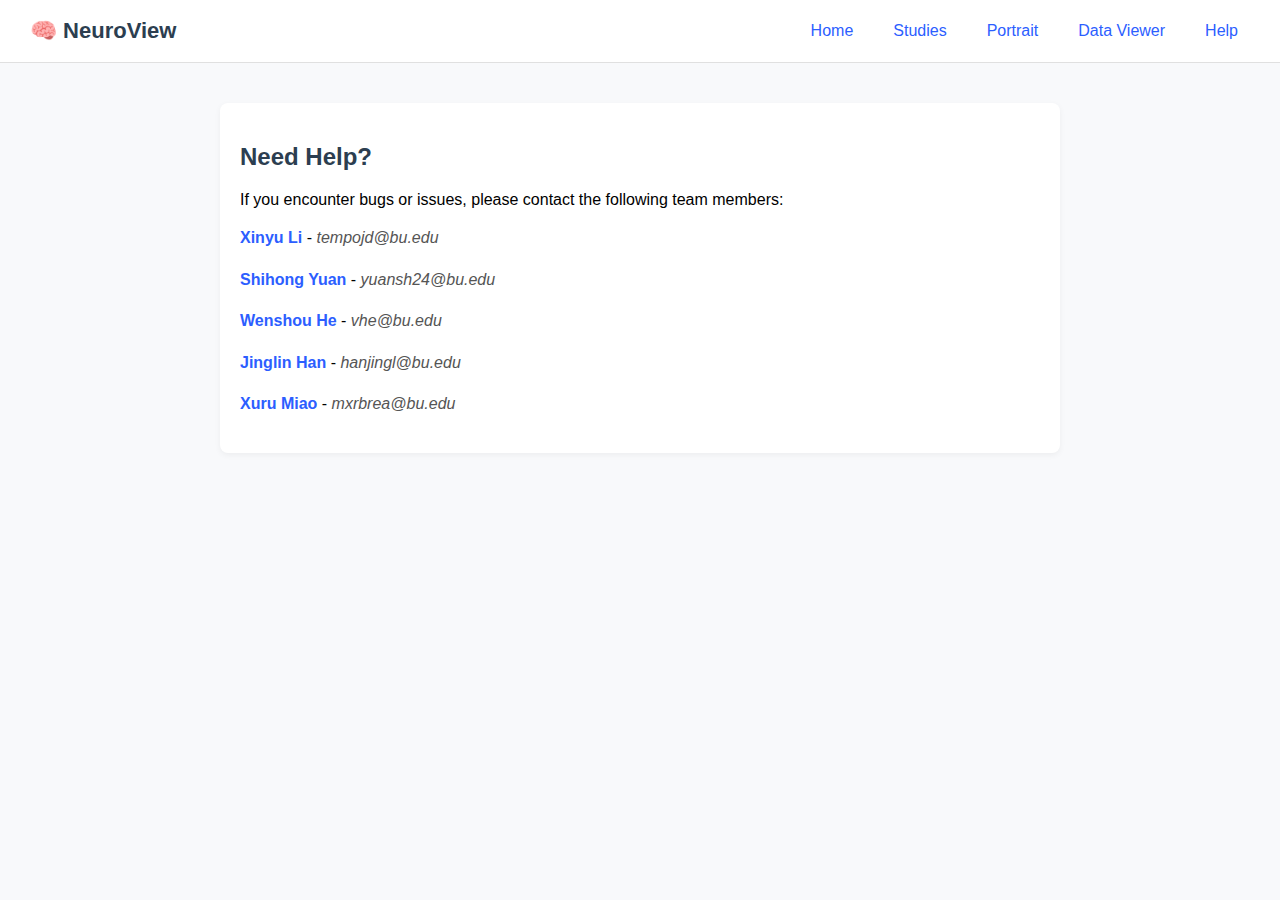
<file: templates/help.html>
<!-- templates/help.html -->
<!DOCTYPE html>
<html lang="en">
<head>
  <meta charset="UTF-8">
  <title>NeuroView - Help</title>
  <link rel="stylesheet" href="/static/style.css">
  <style>
    body {
      margin: 0;
      font-family: 'Segoe UI', sans-serif;
      background-color: #f8f9fb;
    }
    .topbar {
      display: flex;
      align-items: center;
      justify-content: space-between;
      padding: 16px 30px;
      background-color: white;
      border-bottom: 1px solid #e0e0e0;
    }
    .topbar .logo {
      font-weight: bold;
      font-size: 22px;
      color: #2c3e50;
    }
    .topbar .nav-links {
      display: flex;
      gap: 16px;
    }
    .nav-link {
      text-decoration: none;
      color: #2c5eff;
      font-weight: 500;
      padding: 6px 12px;
      border-radius: 6px;
    }
    .nav-link:hover {
      background-color: #eef3ff;
    }
    .content {
      max-width: 800px;
      margin: 40px auto;
      padding: 20px;
      background-color: white;
      border-radius: 8px;
      box-shadow: 0 2px 6px rgba(0,0,0,0.05);
    }
    h2 {
      color: #2c3e50;
      margin-bottom: 20px;
    }
    ul {
      list-style: none;
      padding: 0;
    }
    li {
      margin-bottom: 16px;
      line-height: 1.6;
    }
    .person {
      font-weight: bold;
      color: #2c5eff;
    }
    .email {
      font-style: italic;
      color: #555;
    }
  </style>
</head>
<body>
  <div class="topbar">
    <div class="logo">🧠 NeuroView</div>
    <div class="nav-links">
      <a class="nav-link" href="/">Home</a>
      <a class="nav-link" href="/studies">Studies</a>
      <a class="nav-link" href="/portrait">Portrait</a>
      <a class="nav-link" href="/viewer">Data Viewer</a>
      <a class="nav-link" href="/help">Help</a>
    </div>
  </div>

  <div class="content">
    <h2>Need Help?</h2>
    <p>If you encounter bugs or issues, please contact the following team members:</p>
    <ul>
      <li><span class="person">Xinyu Li</span> - <span class="email">tempojd@bu.edu</span></li>
      <li><span class="person">Shihong Yuan</span> - <span class="email">yuansh24@bu.edu</span></li>
      <li><span class="person">Wenshou He</span> - <span class="email">vhe@bu.edu</span></li>
      <li><span class="person">Jinglin Han</span> - <span class="email">hanjingl@bu.edu</span></li>
      <li><span class="person">Xuru Miao</span> - <span class="email">mxrbrea@bu.edu</span></li>
      <!-- 填写你的姓名/邮箱之类的 -->
    </ul>
  </div>
</body>
</html>
</file>
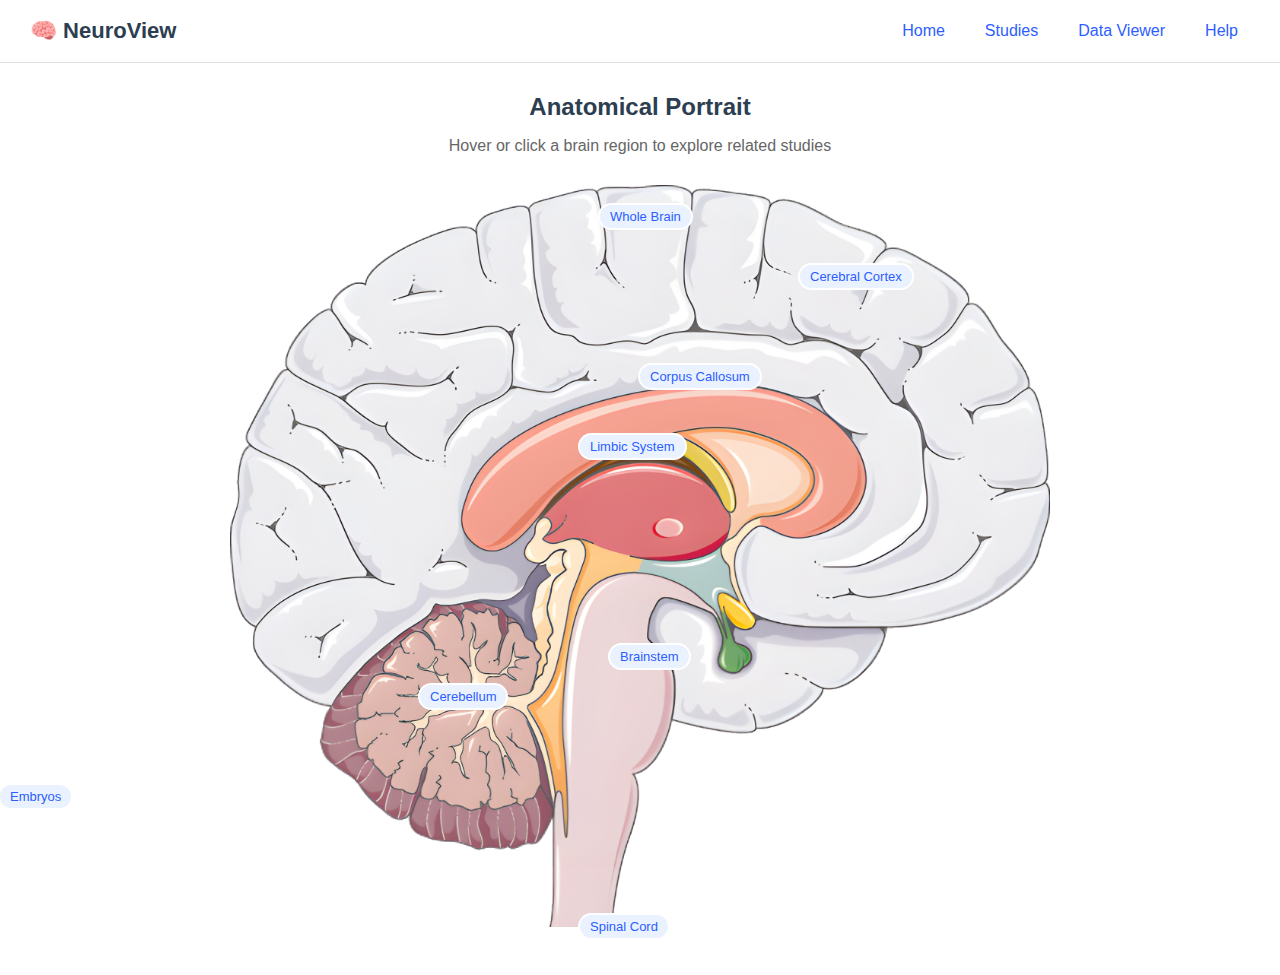
<file: templates/portrait.html>
<!DOCTYPE html>
<html lang="en">
<head>
  <meta charset="UTF-8" />
  <title>NeuroView – Portrait</title>
  <link rel="stylesheet" href="/static/style.css" />
  <style>
    body { margin: 0; font-family: "Segoe UI", sans-serif; background: #ffffff; }
    .topbar { display:flex; align-items:center; justify-content:space-between; padding:16px 30px; border-bottom:1px solid #e0e0e0; }
    .logo { font-size:22px; font-weight:bold; color:#2c3e50; }
    .nav-links { display:flex; gap:16px; }
    .nav-link { text-decoration:none; color:#2c5eff; font-weight:500; padding:6px 12px; border-radius:6px; }
    .nav-link:hover { background:#eef3ff; }
    h2 { text-align:center; margin:30px 0 10px; color:#2c3e50; }
    p.subtitle { text-align:center; color:#666; margin-bottom:30px; }
    .brain-wrapper { position:relative; max-width:820px; margin:0 auto; }
    .brain-wrapper img { width:100%; height:auto; display:block; }
    .region { position:absolute; width:60px; height:60px; cursor:pointer; }
    .region .bubble { position:absolute; top:0; left:70px; white-space:nowrap; padding:4px 10px; background:#eaf2ff; color:#2c5eff; font-size:13px; border-radius:16px; box-shadow:0 0 0 2px #ffffff; transition:all .2s; }
    .region.active .bubble, .region:hover .bubble { background:#ffc23c; color:#333; filter:drop-shadow(0 0 6px #ffc23c); }
    #tooltip { position:fixed; z-index:9999; background:#ffffff; border:1px solid #ddd; border-radius:8px; padding:10px 14px; box-shadow:0 2px 8px rgba(0,0,0,.1); font-size:13px; color:#333; pointer-events:none; display:none; max-width:240px; }
    #results-panel { max-width:1100px; margin:40px auto; padding:20px 30px; border:1px solid #ddd; border-radius:12px; background:#fafbfd; display:none; }
    #summary-box { display:flex; flex-wrap:wrap; gap:24px; margin-bottom:20px; font-weight:bold; color:#2c3e50; }
    #study-list { display:flex; flex-direction:column; gap:12px; max-height:500px; overflow-y:auto; }
    .study-item { border-bottom:1px solid #e0e0e0; padding:10px 0; display:flex; justify-content:space-between; align-items:center; }
    .study-item a.title { color:#2c5eff; text-decoration:none; }
    .study-item .meta { font-size:12px; color:#666; margin-top:4px; }
    .dataset-link { font-size:12px; color:#2c5eff; text-decoration:none; }
  </style>
</head>
<body>
  <div class="topbar">
    <div class="logo">🧠 NeuroView</div>
    <div class="nav-links">
      <a class="nav-link" href="/">Home</a>
      <a class="nav-link" href="/studies">Studies</a>
      <a class="nav-link" href="/viewer">Data Viewer</a>
      <a class="nav-link" href="/help">Help</a>
    </div>
  </div>
  <h2>Anatomical Portrait</h2>
  <p class="subtitle">Hover or click a brain region to explore related studies</p>

  <div class="brain-wrapper" id="brainWrapper">
    <img id="brainImg" src="/static/img/brain_portrait.png" alt="Brain diagram" />

    <!-- 气泡位置重新调整/Updated bubble positions -->
    <div class="region" data-region="brainstem" style="top:460px; left:310px;"><span class="bubble">Brainstem</span></div>
    <div class="region" data-region="cerebral cortex" style="top:80px; left:500px;"><span class="bubble">Cerebral Cortex</span></div>
    <div class="region" data-region="limbic system" style="top:250px; left:280px;"><span class="bubble">Limbic System</span></div>
    <div class="region" data-region="embryos" style="top:600px; left:-300px;"><span class="bubble">Embryos</span></div>
    <div class="region" data-region="cerebellum" style="top:500px; left:120px;"><span class="bubble">Cerebellum</span></div>
    <div class="region" data-region="spinal cord" style="top:730px; left:280px;"><span class="bubble">Spinal Cord</span></div>
    <div class="region" data-region="whole brain" style="top:20px; left:300px;"><span class="bubble">Whole Brain</span></div>
    <div class="region" data-region="corpus callosum" style="top:180px; left:340px;"><span class="bubble">Corpus Callosum</span></div>
  </div>

  <div id="tooltip"></div>
  <div id="results-panel">
    <div id="summary-box"></div>
    <div id="study-list"></div>
  </div>

  <script src="/static/js/studies_data.js"></script>
  <script>
    (function () {
      const toNumber = (x) => {
        const n = parseFloat(String(x).replace(/[^\d.]/g, ""));
        return isNaN(n) ? 0 : n;
      };

      // 根据 region 筛选数据 / Filter studies based on region
      function filterStudies(region) {
        if (region === 'embryos') {
          return allStudies.filter(s => (s["Lifestage"] || "").toLowerCase().includes("embryo") || (s["Lifestage"] || "").toLowerCase().includes("development"));
        }
        const fields = ["Region1", "Region2", "Region3"];
        return allStudies.filter(s => fields.some(k => (s[k] || "").toLowerCase().includes(region.toLowerCase())));
      }

      // 渲染点击气泡后的结果 / Render study summary and list
      function renderResults(regionName) {
        const studies = filterStudies(regionName);
        const totalSamples = studies.reduce((a,s)=>a+toNumber(s["Sample number"]),0);
        const totalCells = studies.reduce((a,s)=>a+toNumber(s["Cell number"]),0);
        const datasetCount = new Set(studies.map(s => s["Dataset Link"]).filter(Boolean)).size;

        document.getElementById("summary-box").innerHTML = `
          <div>Articles: <span style="color:#2c5eff">${studies.length}</span></div>
          <div>Datasets: <span style="color:#2c5eff">${datasetCount}</span></div>
          <div>Samples: <span style="color:#2c5eff">${totalSamples}+ </span></div>
          <div>Cells: <span style="color:#2c5eff">${totalCells}+ </span></div>`;

        document.getElementById("study-list").innerHTML = studies.map(s => `
          <div class="study-item">
            <div>
              <a class="title" href="${s["DOI/Publication Link"]}" target="_blank">${s["Publication title"]}</a>
              <div class="meta">${(s["Journal"]||"") + (s["Year of Publication"]? ` · ${s["Year of Publication"]}`:"")}</div>
            </div>
            <div><a class="dataset-link" href="${s["Dataset Link"]}" target="_blank">Dataset</a></div>
          </div>`).join("");

        const panel = document.getElementById("results-panel");
        panel.style.display = "block";
        panel.scrollIntoView({behavior:"smooth"});
      }

      const tooltip = document.getElementById("tooltip");
      function showTooltip(e, regionName) {
        const count = filterStudies(regionName).length;
        tooltip.innerHTML = `<strong>${regionName}</strong><br>Articles: ${count}`;
        tooltip.style.display = "block";
        moveTooltip(e);
      }
      const moveTooltip = (e) => {
        tooltip.style.left = `${e.pageX + 12}px`;
        tooltip.style.top  = `${e.pageY + 12}px`;
      };
      function hideTooltip() { tooltip.style.display = "none"; }

      document.querySelectorAll(".region").forEach(el => {
        const regionName = el.dataset.region;
        el.addEventListener("click", () => renderResults(regionName));
        el.addEventListener("mouseenter", (e) => { el.classList.add("active"); showTooltip(e, regionName); });
        el.addEventListener("mousemove", moveTooltip);
        el.addEventListener("mouseleave", () => { el.classList.remove("active"); hideTooltip(); });
      });
    })();
  </script>
</body>
</html>
</file>
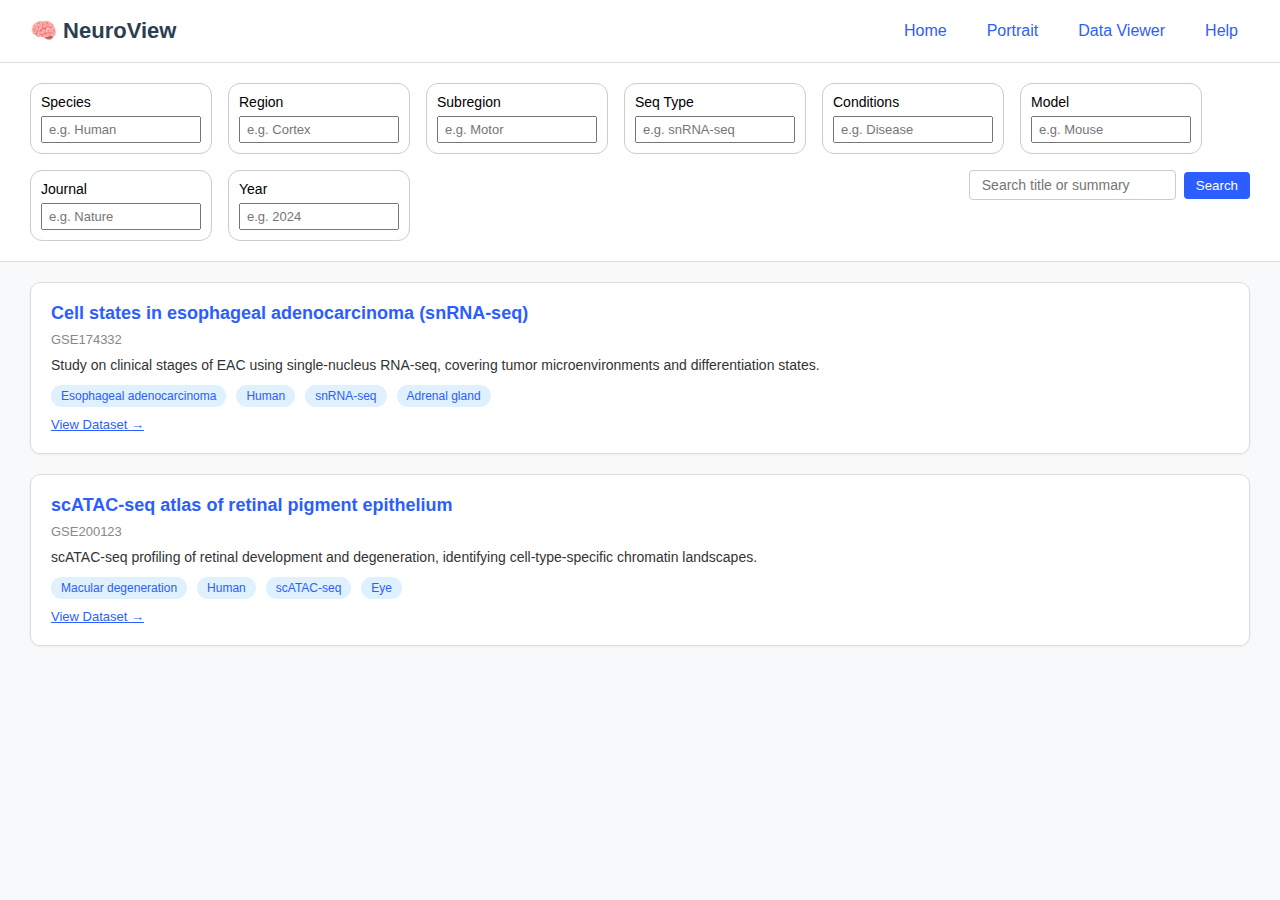
<file: templates/studies.html>
<!-- templates/studies.html -->
<!DOCTYPE html>
<html lang="en">
<head>
  <meta charset="UTF-8">
  <title>NeuroView - Studies</title>
  <link rel="stylesheet" href="/static/style.css">
  <script src="https://code.jquery.com/jquery-3.6.0.min.js"></script>
  <style>
    body {
      margin: 0;
      font-family: 'Segoe UI', sans-serif;
      background-color: #f8f9fb;
    }
    .topbar {
      display: flex;
      align-items: center;
      justify-content: space-between;
      padding: 16px 30px;
      background-color: white;
      border-bottom: 1px solid #e0e0e0;
    }
    .topbar .logo {
      font-weight: bold;
      font-size: 22px;
      color: #2c3e50;
    }
    .topbar .nav-links {
      display: flex;
      gap: 16px;
    }
    .nav-link {
      text-decoration: none;
      color: #2c5eff;
      font-weight: 500;
      padding: 6px 12px;
      border-radius: 6px;
    }
    .nav-link:hover {
      background-color: #eef3ff;
    }
    .filters {
      display: flex;
      flex-wrap: wrap;
      align-items: flex-start;
      gap: 16px;
      padding: 20px 30px;
      background-color: #ffffff;
      border-bottom: 1px solid #ddd;
    }
    .filter-tag {
      display: flex;
      flex-direction: column;
      justify-content: center;
      padding: 10px;
      border: 1px solid #ccc;
      border-radius: 12px;
      background-color: white;
      font-size: 14px;
      width: 160px;
    }
    .filter-tag input {
      margin-top: 6px;
      padding: 4px 6px;
      font-size: 13px;
    }
    .search-box {
      margin-left: auto;
      display: flex;
      align-items: center;
      gap: 8px;
    }
    .search-box input {
      padding: 6px 12px;
      border: 1px solid #ccc;
      border-radius: 4px;
      font-size: 14px;
    }
    .search-box button {
      padding: 6px 12px;
      background-color: #2c5eff;
      color: white;
      border: none;
      border-radius: 4px;
      cursor: pointer;
    }
    .card-container {
      display: flex;
      flex-direction: column;
      gap: 20px;
      padding: 20px 30px 60px;
    }
    .study-card {
      background-color: white;
      border: 1px solid #ddd;
      padding: 20px;
      border-radius: 10px;
      box-shadow: 0 1px 3px rgba(0,0,0,0.05);
    }
    .study-card h3 {
      margin: 0 0 8px;
      font-size: 18px;
      color: #2c5eff;
    }
    .study-card p {
      margin: 0 0 12px;
      font-size: 14px;
      color: #333;
    }
    .study-card .dataset-id {
      font-size: 13px;
      color: #888;
      margin-bottom: 10px;
    }
    .study-card .tags {
      display: flex;
      flex-wrap: wrap;
      gap: 10px;
      margin-top: 10px;
    }
    .study-card .tag {
      background-color: #dff0ff;
      color: #2c5eff;
      padding: 4px 10px;
      border-radius: 12px;
      font-size: 12px;
    }
    .study-card .link {
      margin-top: 10px;
      display: inline-block;
      font-size: 13px;
      color: #2c5eff;
      text-decoration: underline;
    }
  </style>
</head>
<body>
  <!-- 顶部导航 -->
  <div class="topbar">
    <div class="logo">🧠 NeuroView</div>
    <div class="nav-links">
      <a class="nav-link" href="/">Home</a>
      <a class="nav-link" href="/portrait">Portrait</a>
      <a class="nav-link" href="/viewer">Data Viewer</a>
      <a class="nav-link" href="/help">Help</a>
    </div>
  </div>

  <!-- Filter Panel -->
  <div class="filters">
    <div class="filter-tag">Species <input type="text" placeholder="e.g. Human"></div>
    <div class="filter-tag">Region <input type="text" placeholder="e.g. Cortex"></div>
    <div class="filter-tag">Subregion <input type="text" placeholder="e.g. Motor"></div>
    <div class="filter-tag">Seq Type <input type="text" placeholder="e.g. snRNA-seq"></div>
    <div class="filter-tag">Conditions <input type="text" placeholder="e.g. Disease"></div>
    <div class="filter-tag">Model <input type="text" placeholder="e.g. Mouse"></div>
    <div class="filter-tag">Journal <input type="text" placeholder="e.g. Nature"></div>
    <div class="filter-tag">Year <input type="text" placeholder="e.g. 2024"></div>
    <div class="search-box">
      <input type="text" placeholder="Search title or summary">
      <button>Search</button>
    </div>
  </div>

  <!-- Dataset Cards -->
  <div class="card-container">
    <div class="study-card">
      <h3>Cell states in esophageal adenocarcinoma (snRNA-seq)</h3>
      <div class="dataset-id">GSE174332</div>
      <p>Study on clinical stages of EAC using single-nucleus RNA-seq, covering tumor microenvironments and differentiation states.</p>
      <div class="tags">
        <span class="tag">Esophageal adenocarcinoma</span>
        <span class="tag">Human</span>
        <span class="tag">snRNA-seq</span>
        <span class="tag">Adrenal gland</span>
      </div>
      <a class="link" href="#">View Dataset &rarr;</a>
    </div>

    <div class="study-card">
      <h3>scATAC-seq atlas of retinal pigment epithelium</h3>
      <div class="dataset-id">GSE200123</div>
      <p>scATAC-seq profiling of retinal development and degeneration, identifying cell-type-specific chromatin landscapes.</p>
      <div class="tags">
        <span class="tag">Macular degeneration</span>
        <span class="tag">Human</span>
        <span class="tag">scATAC-seq</span>
        <span class="tag">Eye</span>
      </div>
      <a class="link" href="#">View Dataset &rarr;</a>
    </div>
  </div>
  <script src="/static/js/studies.js"></script>

</body>
</html>
</file>
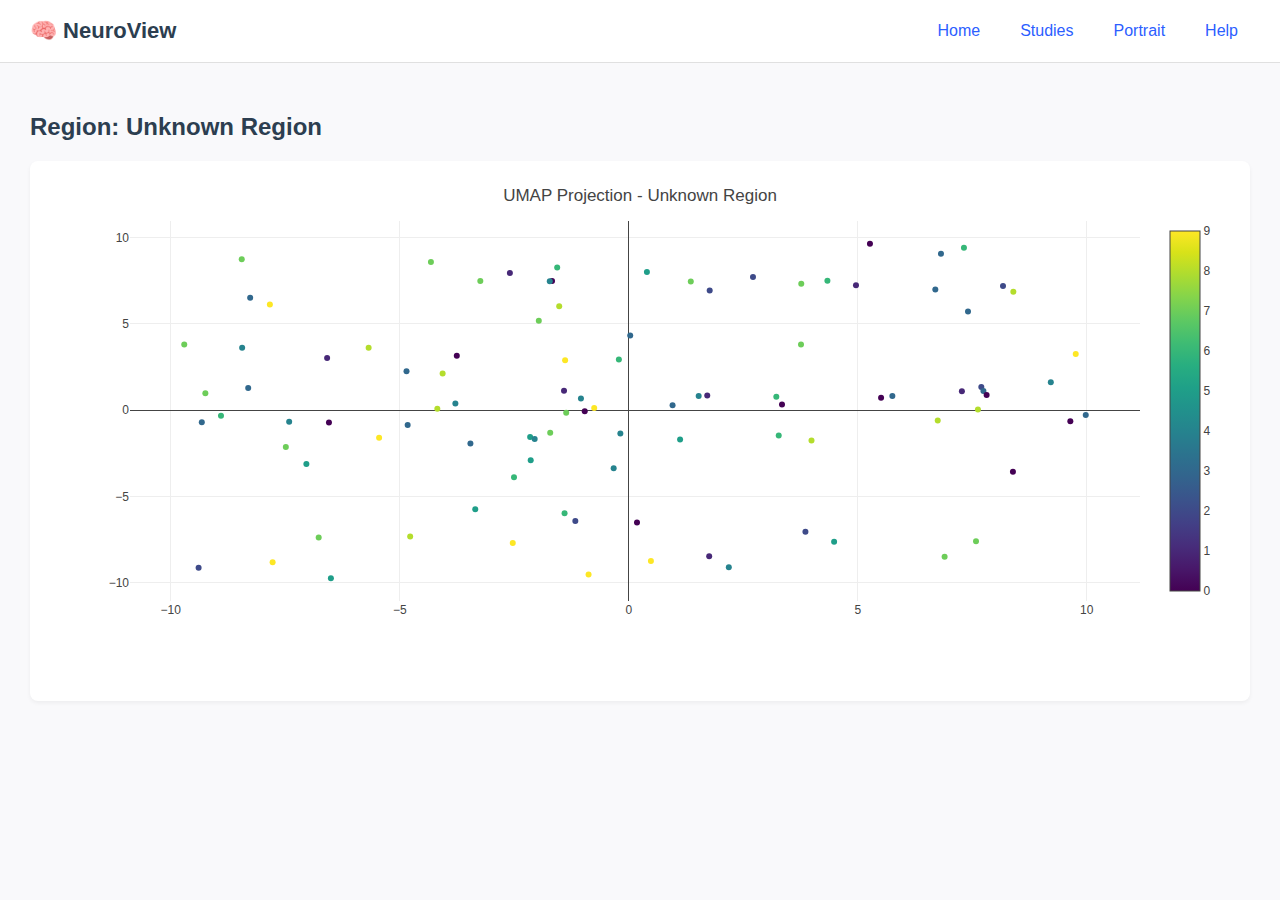
<file: templates/viewer.html>
<!-- templates/viewer.html -->
<!DOCTYPE html>
<html lang="en">
<head>
  <meta charset="UTF-8">
  <title>NeuroView - Data Viewer</title>
  <link rel="stylesheet" href="/static/style.css">
  <script src="https://cdn.plot.ly/plotly-latest.min.js"></script>
  <style>
    body {
      margin: 0;
      font-family: 'Segoe UI', sans-serif;
      background-color: #f9f9fb;
    }
    .topbar {
      display: flex;
      align-items: center;
      justify-content: space-between;
      padding: 16px 30px;
      background-color: white;
      border-bottom: 1px solid #e0e0e0;
    }
    .topbar .logo {
      font-weight: bold;
      font-size: 22px;
      color: #2c3e50;
    }
    .topbar .nav-links {
      display: flex;
      gap: 16px;
    }
    .nav-link {
      text-decoration: none;
      color: #2c5eff;
      font-weight: 500;
      padding: 6px 12px;
      border-radius: 6px;
    }
    .nav-link:hover {
      background-color: #eef3ff;
    }
    .viewer-panel {
      padding: 30px;
    }
    .viewer-panel h2 {
      color: #2c3e50;
      margin-bottom: 20px;
    }
    .plot-box {
      background-color: white;
      padding: 20px;
      border-radius: 8px;
      box-shadow: 0 2px 4px rgba(0,0,0,0.05);
    }
  </style>
</head>
<body>
  <!-- 顶部导航 -->
  <div class="topbar">
    <div class="logo">🧠 NeuroView</div>
    <div class="nav-links">
      <a class="nav-link" href="/">Home</a>
      <a class="nav-link" href="/studies">Studies</a>
      <a class="nav-link" href="/portrait">Portrait</a>
      <a class="nav-link" href="/help">Help</a>
    </div>
  </div>

  <!-- Viewer Panel -->
  <div class="viewer-panel">
    <h2 id="viewer-title">Region: Loading...</h2>
    <div class="plot-box">
      <div id="plot" style="height: 500px;"></div>
    </div>
  </div>

  <script>
    // 获取 URL 参数中的 region 名称
    function getQueryParam(name) {
      const urlParams = new URLSearchParams(window.location.search);
      return urlParams.get(name);
    }

    const region = getQueryParam("region") || "Unknown Region";
    document.getElementById("viewer-title").textContent = `Region: ${region}`;

    const sampleData = {
      x: Array.from({ length: 100 }, () => Math.random() * 20 - 10),
      y: Array.from({ length: 100 }, () => Math.random() * 20 - 10),
      mode: 'markers',
      type: 'scatter',
      marker: {
        color: Array.from({ length: 100 }, () => Math.floor(Math.random() * 10)),
        colorscale: 'Viridis',
        showscale: true,
        size: 6
      },
      text: Array.from({ length: 100 }, (_, i) => `${region} - Cell ${i + 1}`)
    };

    Plotly.newPlot('plot', [sampleData], {
      title: `UMAP Projection - ${region}`,
      margin: { t: 40 }
    });
  </script>
</body>
</html>
</file>
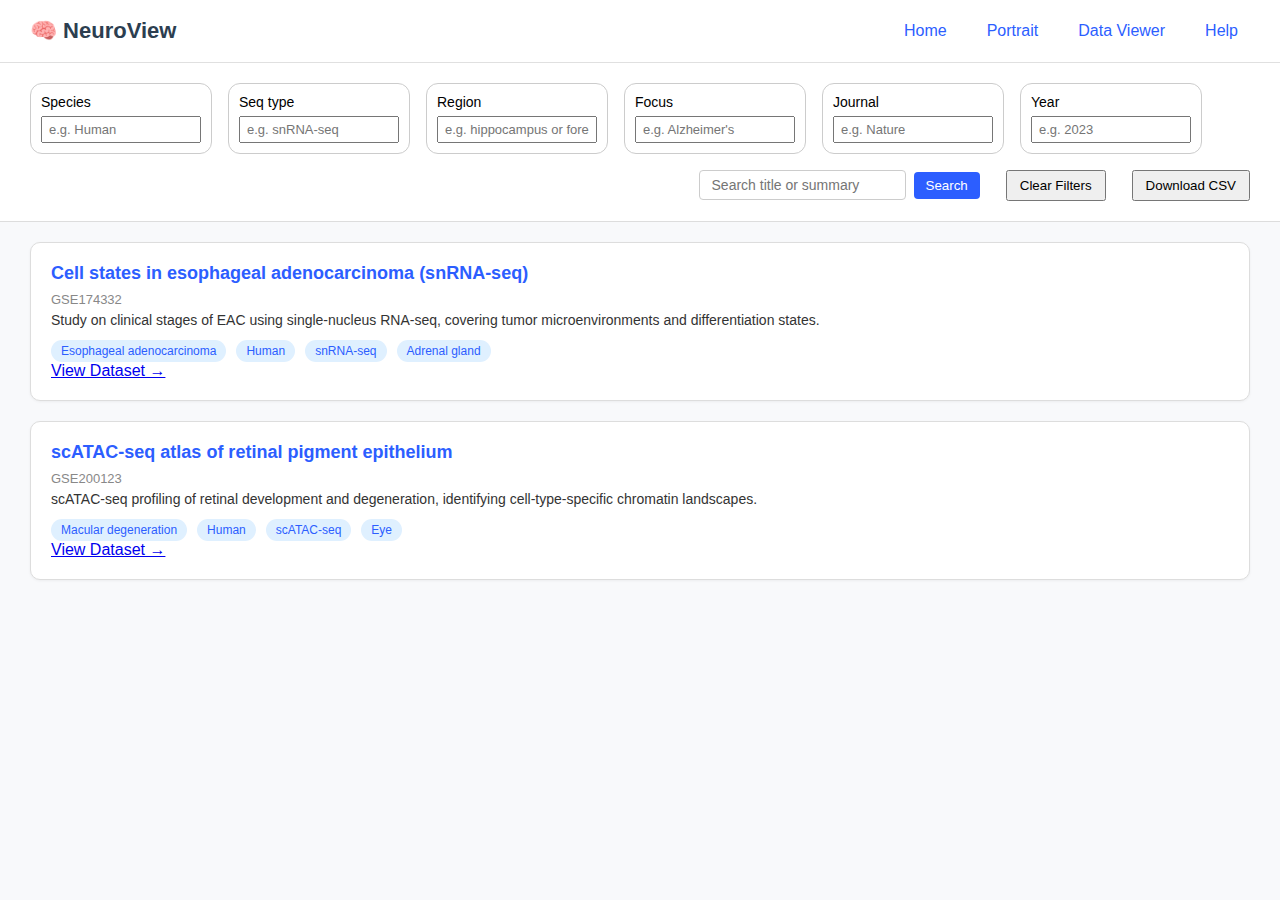
<file: JS version_old/templates/studies.html>
<!-- studies.html -->
<!DOCTYPE html>
<html lang="en">
<head>
  <meta charset="UTF-8">
  <title>NeuroView - Studies</title>

  <!-- 引入外部样式表 / Link to external stylesheet -->
  <link rel="stylesheet" href="/static/style.css">
  
  <!-- 引入 jQuery 库 / jQuery for DOM manipulation -->
  <script src="https://code.jquery.com/jquery-3.6.0.min.js"></script>

  <style>
    /* 全局设置 / Global layout and font settings */
    body {
      margin: 0;
      font-family: 'Segoe UI', sans-serif;
      background-color: #f8f9fb;
    }

    /* 期刊标签样式 / Journal tag styling */
    .journal-tag {
      background-color: #ffe0f0;
      color: #aa336a;
      padding: 3px 8px;
      font-size: 12px;
      border-radius: 8px;
      margin-right: 6px;
    }

    /* 顶部导航栏样式 / Top navigation bar */
    .topbar {
      display: flex;
      align-items: center;
      justify-content: space-between;
      padding: 16px 30px;
      background-color: white;
      border-bottom: 1px solid #e0e0e0;
    }

    /* logo 样式 / Logo styling */
    .topbar .logo {
      font-weight: bold;
      font-size: 22px;
      color: #2c3e50;
    }

    /* 导航链接样式 / Navigation links */
    .topbar .nav-links {
      display: flex;
      gap: 16px;
    }
    .nav-link {
      text-decoration: none;
      color: #2c5eff;
      font-weight: 500;
      padding: 6px 12px;
      border-radius: 6px;
    }
    .nav-link:hover {
      background-color: #eef3ff;
    }

    /* 筛选器容器 / Filter input section */
    .filters {
      display: flex;
      flex-wrap: wrap;
      align-items: flex-start;
      gap: 16px;
      padding: 20px 30px;
      background-color: #ffffff;
      border-bottom: 1px solid #ddd;
    }

    /* 每个筛选项样式 / Each filter box */
    .filter-tag {
      display: flex;
      flex-direction: column;
      justify-content: center;
      padding: 10px;
      border: 1px solid #ccc;
      border-radius: 12px;
      background-color: white;
      font-size: 14px;
      width: 160px;
    }
    .filter-tag input {
      margin-top: 6px;
      padding: 4px 6px;
      font-size: 13px;
    }

    /* 搜索框和按钮样式 / Search bar and button */
    .search-box {
      margin-left: auto;
      display: flex;
      align-items: center;
      gap: 8px;
    }
    .search-box input {
      padding: 6px 12px;
      border: 1px solid #ccc;
      border-radius: 4px;
      font-size: 14px;
    }
    .search-box button {
      padding: 6px 12px;
      background-color: #2c5eff;
      color: white;
      border: none;
      border-radius: 4px;
      cursor: pointer;
    }

    /* 结果卡片容器 / Study cards wrapper */
    .card-container {
      display: flex;
      flex-direction: column;
      gap: 20px;
      padding: 20px 30px 60px;
    }

    /* 单张研究卡片样式 / Individual study card */
    .study-card {
      background-color: white;
      border: 1px solid #ddd;
      padding: 20px;
      border-radius: 10px;
      box-shadow: 0 1px 3px rgba(0,0,0,0.05);
    }
    .study-card h3 {
      margin: 0 0 8px;
      font-size: 18px;
      color: #2c5eff;
      cursor: pointer;
    }
    .study-card p {
      margin: 0 0 12px;
      font-size: 14px;
      color: #333;
    }

    /* 卡片内标签、年份、信息 / Tags and meta info */
    .study-card .dataset-id, .study-card .year {
      font-size: 13px;
      color: #888;
      margin-bottom: 5px;
    }
    .study-card .tags {
      display: flex;
      flex-wrap: wrap;
      gap: 10px;
      margin-top: 10px;
    }
    .study-card .tag {
      background-color: #dff0ff;
      color: #2c5eff;
      padding: 4px 10px;
      border-radius: 12px;
      font-size: 12px;
      cursor: pointer;
    }

    /* 激活标签样式 / Active tag when clicked */
    .tag-active {
      background-color: #ffe8b3 !important;
      color: #aa5d00 !important;
      border: 1px solid #ffc266 !important;
      font-weight: bold;
    }
  </style>
</head>

<body>
  <!-- 顶部栏区域 / Header topbar -->
  <div class="topbar">
    <div class="logo">🧠 NeuroView</div>
    <div class="nav-links">
      <a class="nav-link" href="/">Home</a>
      <a class="nav-link" href="/portrait">Portrait</a>
      <a class="nav-link" href="/viewer">Data Viewer</a>
      <a class="nav-link" href="/help">Help</a>
    </div>
  </div>

  <!-- 筛选器区域 / Filtering section -->
  <div class="filters">
    <div class="filter-tag">Species <input type="text" placeholder="e.g. Human"></div>
    <div class="filter-tag">Seq type <input type="text" placeholder="e.g. snRNA-seq"></div>
    <div class="filter-tag">Region <input type="text" placeholder="e.g. hippocampus or forebrain"></div>
    <div class="filter-tag">Focus <input type="text" placeholder="e.g. Alzheimer's"></div>
    <div class="filter-tag">Journal <input type="text" placeholder="e.g. Nature"></div>
    <div class="filter-tag">Year <input type="text" placeholder="e.g. 2023"></div>
    <div class="search-box">
      <input type="text" placeholder="Search title or summary">
      <button>Search</button>
    </div>
    <!-- 清除按钮 / Clear filters button -->
    <button id="clearFilters" style="margin-left: 10px; padding: 6px 12px;">Clear Filters</button>
    <button id="downloadCSV" style="margin-left: 10px; padding: 6px 12px;">Download CSV</button>

  </div>

  <!-- 卡片显示区域 / Dynamic card container -->
  <div class="card-container"></div>
  <!-- 分页区域 / Pagination controls -->
  <div id="pagination" class="pagination" style="text-align:center; padding: 20px;"></div>

  <!-- 引入数据和脚本 / Load data and script -->
  <script src="/static/js/studies_data.js"></script>
  <script src="/static/js/studies.js"></script>
</body>
</html>
</file>
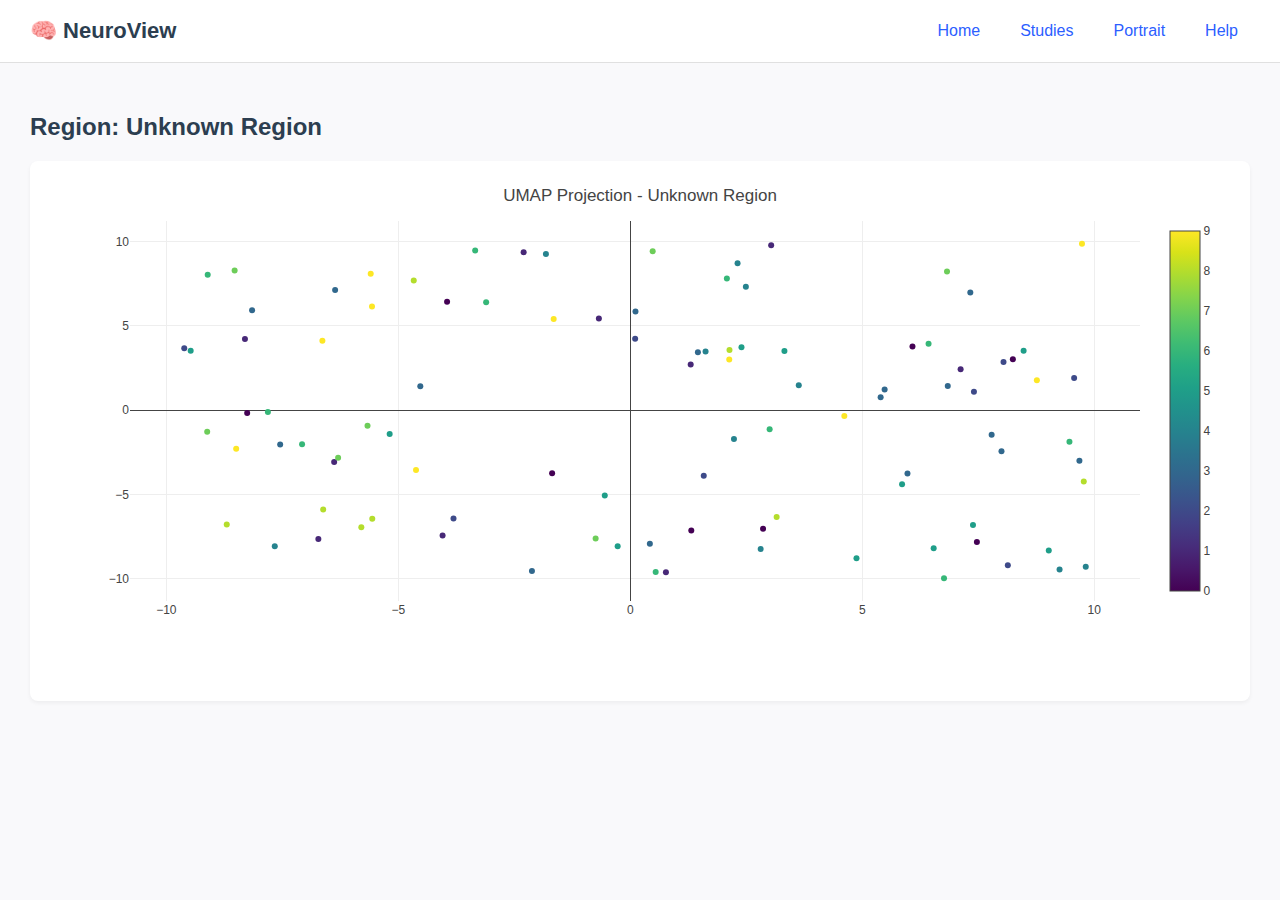
<file: JS version_old/templates/viewer.html>
<!-- templates/viewer.html -->
<!DOCTYPE html>
<html lang="en">
<head>
  <meta charset="UTF-8">
  <title>NeuroView - Data Viewer</title>
  <link rel="stylesheet" href="/static/style.css">
  <script src="https://cdn.plot.ly/plotly-latest.min.js"></script>
  <style>
    body {
      margin: 0;
      font-family: 'Segoe UI', sans-serif;
      background-color: #f9f9fb;
    }
    .topbar {
      display: flex;
      align-items: center;
      justify-content: space-between;
      padding: 16px 30px;
      background-color: white;
      border-bottom: 1px solid #e0e0e0;
    }
    .topbar .logo {
      font-weight: bold;
      font-size: 22px;
      color: #2c3e50;
    }
    .topbar .nav-links {
      display: flex;
      gap: 16px;
    }
    .nav-link {
      text-decoration: none;
      color: #2c5eff;
      font-weight: 500;
      padding: 6px 12px;
      border-radius: 6px;
    }
    .nav-link:hover {
      background-color: #eef3ff;
    }
    .viewer-panel {
      padding: 30px;
    }
    .viewer-panel h2 {
      color: #2c3e50;
      margin-bottom: 20px;
    }
    .plot-box {
      background-color: white;
      padding: 20px;
      border-radius: 8px;
      box-shadow: 0 2px 4px rgba(0,0,0,0.05);
    }
  </style>
</head>
<body>
  <!-- top panel -->
  <div class="topbar">
    <div class="logo">🧠 NeuroView</div>
    <div class="nav-links">
      <a class="nav-link" href="/">Home</a>
      <a class="nav-link" href="/studies">Studies</a>
      <a class="nav-link" href="/portrait">Portrait</a>
      <a class="nav-link" href="/help">Help</a>
    </div>
  </div>

  <!-- Viewer Panel -->
  <div class="viewer-panel">
    <h2 id="viewer-title">Region: Loading...</h2>
    <div class="plot-box">
      <div id="plot" style="height: 500px;"></div>
    </div>
  </div>

  <script>
    // get region from url query parameters
    function getQueryParam(name) {
      const urlParams = new URLSearchParams(window.location.search);
      return urlParams.get(name);
    }

    const region = getQueryParam("region") || "Unknown Region";
    document.getElementById("viewer-title").textContent = `Region: ${region}`;

    const sampleData = {
      x: Array.from({ length: 100 }, () => Math.random() * 20 - 10),
      y: Array.from({ length: 100 }, () => Math.random() * 20 - 10),
      mode: 'markers',
      type: 'scatter',
      marker: {
        color: Array.from({ length: 100 }, () => Math.floor(Math.random() * 10)),
        colorscale: 'Viridis',
        showscale: true,
        size: 6
      },
      text: Array.from({ length: 100 }, (_, i) => `${region} - Cell ${i + 1}`)
    };

    Plotly.newPlot('plot', [sampleData], {
      title: `UMAP Projection - ${region}`,
      margin: { t: 40 }
    });
  </script>
</body>
</html>
</file>
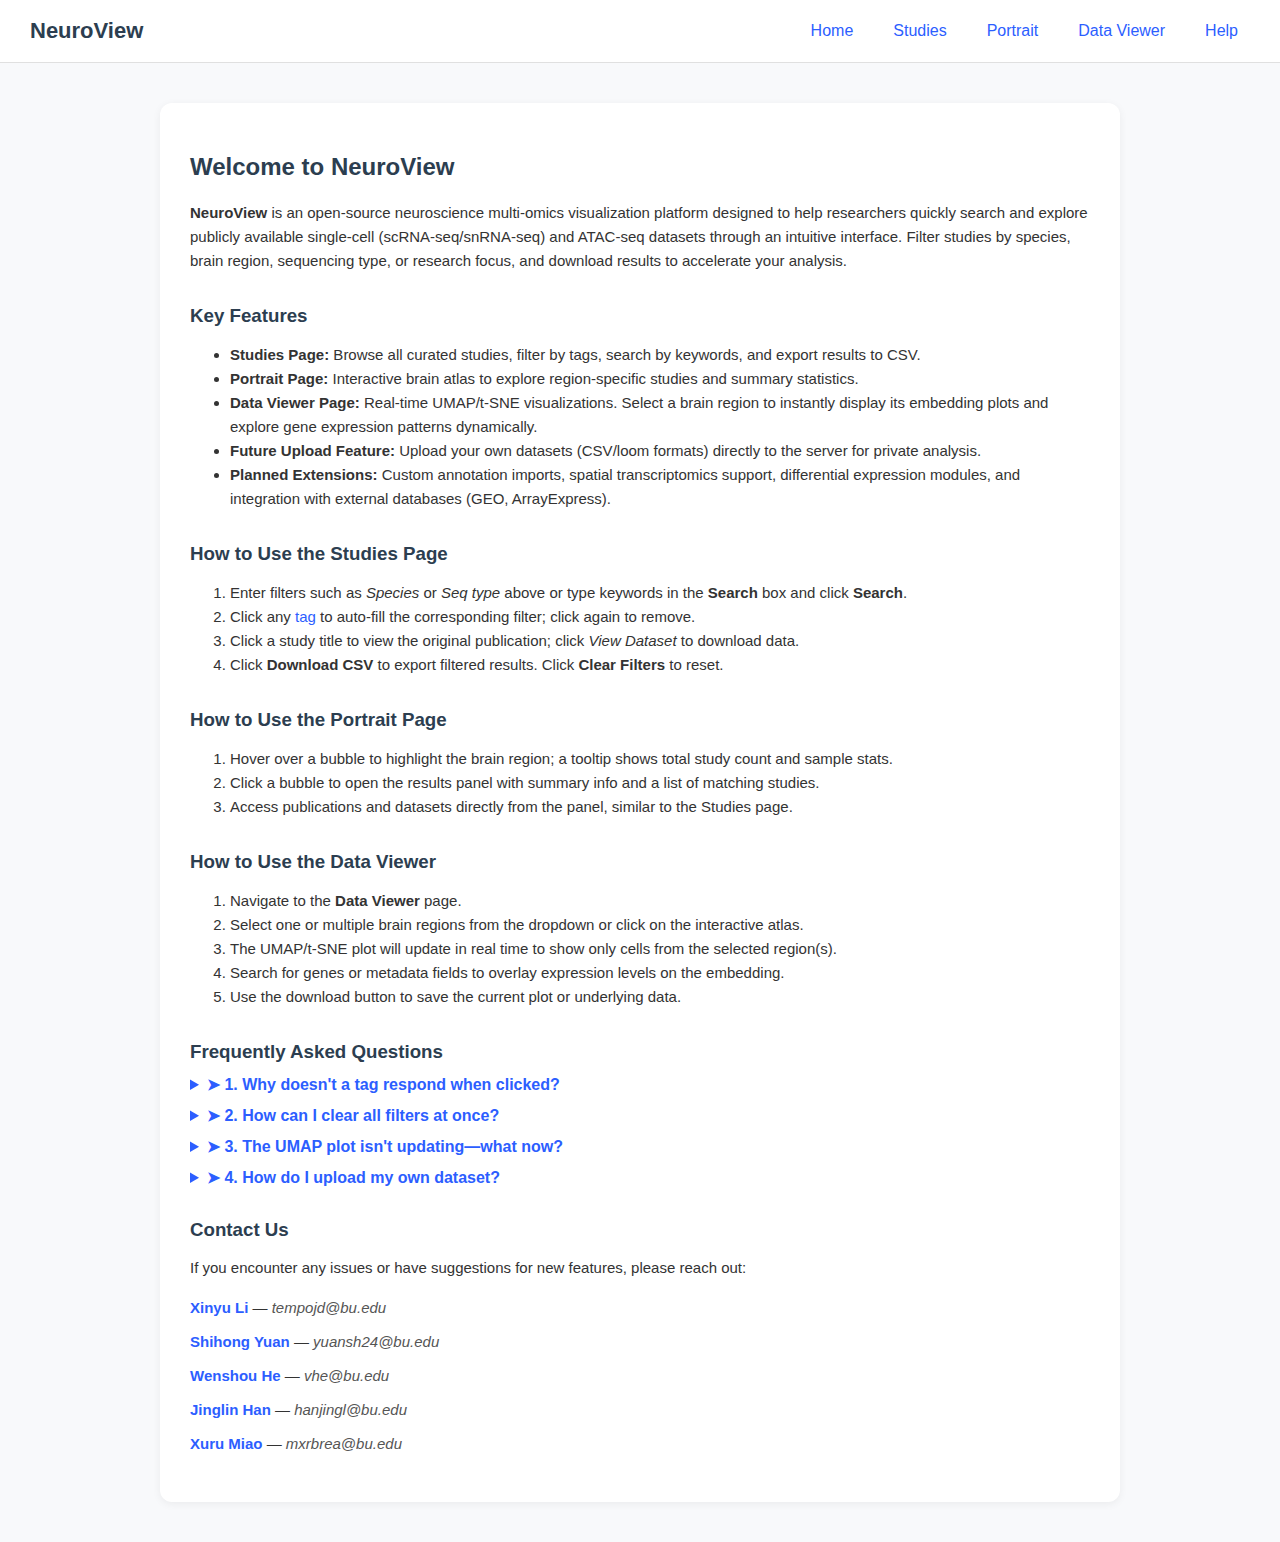
<file: server version/templates/help.html>
<!-- templates/help.html -->
<!DOCTYPE html>
<html lang="en">
<head>
  <meta charset="UTF-8">
  <title>NeuroView - Help</title>
  <link rel="stylesheet" href="/static/style.css">
  <!-- 样式部分 | Styles section -->
  <style>
    /* 全局样式 | Global styles */
    body { margin:0; font-family:'Segoe UI',sans-serif; background-color:#f8f9fb; }

    /*===== 顶部导航 Topbar ======*/
    .topbar { display:flex; align-items:center; justify-content:space-between; padding:16px 30px; background-color:white; border-bottom:1px solid #e0e0e0; }
    .logo { font-weight:bold; font-size:22px; color:#2c3e50; }
    .nav-links { display:flex; gap:16px; }
    .nav-link { text-decoration:none; color:#2c5eff; font-weight:500; padding:6px 12px; border-radius:6px; }
    .nav-link:hover { background-color:#eef3ff; }

    /*===== 主体内容 Content ======*/
    .content { max-width:900px; margin:40px auto; padding:30px; background-color:white; border-radius:12px; box-shadow:0 2px 8px rgba(0,0,0,0.06); }
    h2,h3 { color:#2c3e50; }
    h2 { margin-bottom:20px; }
    h3 { margin-top:32px; margin-bottom:12px; }
    p,li { line-height:1.6; font-size:15px; color:#333; }

    /* FAQ 折叠样式 | FAQ accordion styles */
    details { margin-bottom:12px; }
    summary { cursor:pointer; font-weight:600; color:#2c5eff; outline:none; }
    summary::-webkit-details-marker { display:none; }
    summary::before { content:"➤ "; transition:transform .2s; }
    details[open] summary::before { transform:rotate(90deg); }

    /* 联系方式 Contact styles */
    .team-list { list-style:none; padding:0; }
    .team-list li { margin-bottom:10px; }
    .person { font-weight:bold; color:#2c5eff; }
    .email { font-style:italic; color:#555; }
  </style>
</head>
<body>
  <!-- Top Navigation -->
  <div class="topbar">
    <div class="logo">NeuroView</div>
    <div class="nav-links">
      <a class="nav-link" href="../home">Home</a>
      <a class="nav-link" href="../home/studies">Studies</a>
      <a class="nav-link" href="../home/portrait">Portrait</a>
      <a class="nav-link" href="../home/viewer">Data Viewer</a>
      <a class="nav-link" href="../home/help">Help</a>
    </div>
  </div>

  <div class="content">
    <h2>Welcome to NeuroView</h2>
    <p><strong>NeuroView</strong> is an open-source neuroscience multi-omics visualization platform designed to help researchers quickly search and explore publicly available single-cell (scRNA-seq/snRNA-seq) and ATAC-seq datasets through an intuitive interface. Filter studies by species, brain region, sequencing type, or research focus, and download results to accelerate your analysis.</p>

    <h3>Key Features</h3>
    <ul>
      <li><strong>Studies Page:</strong> Browse all curated studies, filter by tags, search by keywords, and export results to CSV.</li>
      <li><strong>Portrait Page:</strong> Interactive brain atlas to explore region-specific studies and summary statistics.</li>
      <li><strong>Data Viewer Page:</strong> Real-time UMAP/t-SNE visualizations. Select a brain region to instantly display its embedding plots and explore gene expression patterns dynamically.</li>
      <li><strong>Future Upload Feature:</strong> Upload your own datasets (CSV/loom formats) directly to the server for private analysis.</li>
      <li><strong>Planned Extensions:</strong> Custom annotation imports, spatial transcriptomics support, differential expression modules, and integration with external databases (GEO, ArrayExpress).</li>
    </ul>

    <h3>How to Use the Studies Page</h3>
    <ol>
      <li>Enter filters such as <em>Species</em> or <em>Seq type</em> above or type keywords in the <strong>Search</strong> box and click <strong>Search</strong>.</li>
      <li>Click any <span style="color:#2c5eff">tag</span> to auto-fill the corresponding filter; click again to remove.</li>
      <li>Click a study title to view the original publication; click <em>View Dataset</em> to download data.</li>
      <li>Click <strong>Download CSV</strong> to export filtered results. Click <strong>Clear Filters</strong> to reset.</li>
    </ol>

    <h3>How to Use the Portrait Page</h3>
    <ol>
      <li>Hover over a bubble to highlight the brain region; a tooltip shows total study count and sample stats.</li>
      <li>Click a bubble to open the results panel with summary info and a list of matching studies.</li>
      <li>Access publications and datasets directly from the panel, similar to the Studies page.</li>
    </ol>

    <h3>How to Use the Data Viewer</h3>
    <ol>
      <li>Navigate to the <strong>Data Viewer</strong> page.</li>
      <li>Select one or multiple brain regions from the dropdown or click on the interactive atlas.</li>
      <li>The UMAP/t-SNE plot will update in real time to show only cells from the selected region(s).</li>
      <li>Search for genes or metadata fields to overlay expression levels on the embedding.</li>
      <li>Use the download button to save the current plot or underlying data.</li>
    </ol>

    <h3>Frequently Asked Questions</h3>
    <details>
      <summary>1. Why doesn't a tag respond when clicked?</summary>
      <p>Ensure all data has loaded (wait if you see "Loading…"); refresh the page or check the console for errors if issues persist.</p>
    </details>
    <details>
      <summary>2. How can I clear all filters at once?</summary>
      <p>Click the <strong>Clear Filters</strong> button on the Studies page.</p>
    </details>
    <details>
      <summary>3. The UMAP plot isn't updating—what now?</summary>
      <p>Make sure you have an internet connection and that no errors appear in the browser console. If the problem persists, please contact us.</p>
    </details>
    <details>
      <summary>4. How do I upload my own dataset?</summary>
      <p>Once the upload feature is available, you will find an <em>Upload</em> button on the Data Viewer page. Supported formats: CSV, loom. Make sure your file follows the template provided.</p>
    </details>

    <h3>Contact Us</h3>
    <p>If you encounter any issues or have suggestions for new features, please reach out:</p>
    <ul class="team-list">
      <li><span class="person">Xinyu Li</span> — <span class="email">tempojd@bu.edu</span></li>
      <li><span class="person">Shihong Yuan</span> — <span class="email">yuansh24@bu.edu</span></li>
      <li><span class="person">Wenshou He</span> — <span class="email">vhe@bu.edu</span></li>
      <li><span class="person">Jinglin Han</span> — <span class="email">hanjingl@bu.edu</span></li>
      <li><span class="person">Xuru Miao</span> — <span class="email">mxrbrea@bu.edu</span></li>
    </ul>
  </div>
</body>
</html>
</file>
<file: static/style.css>

</file>
